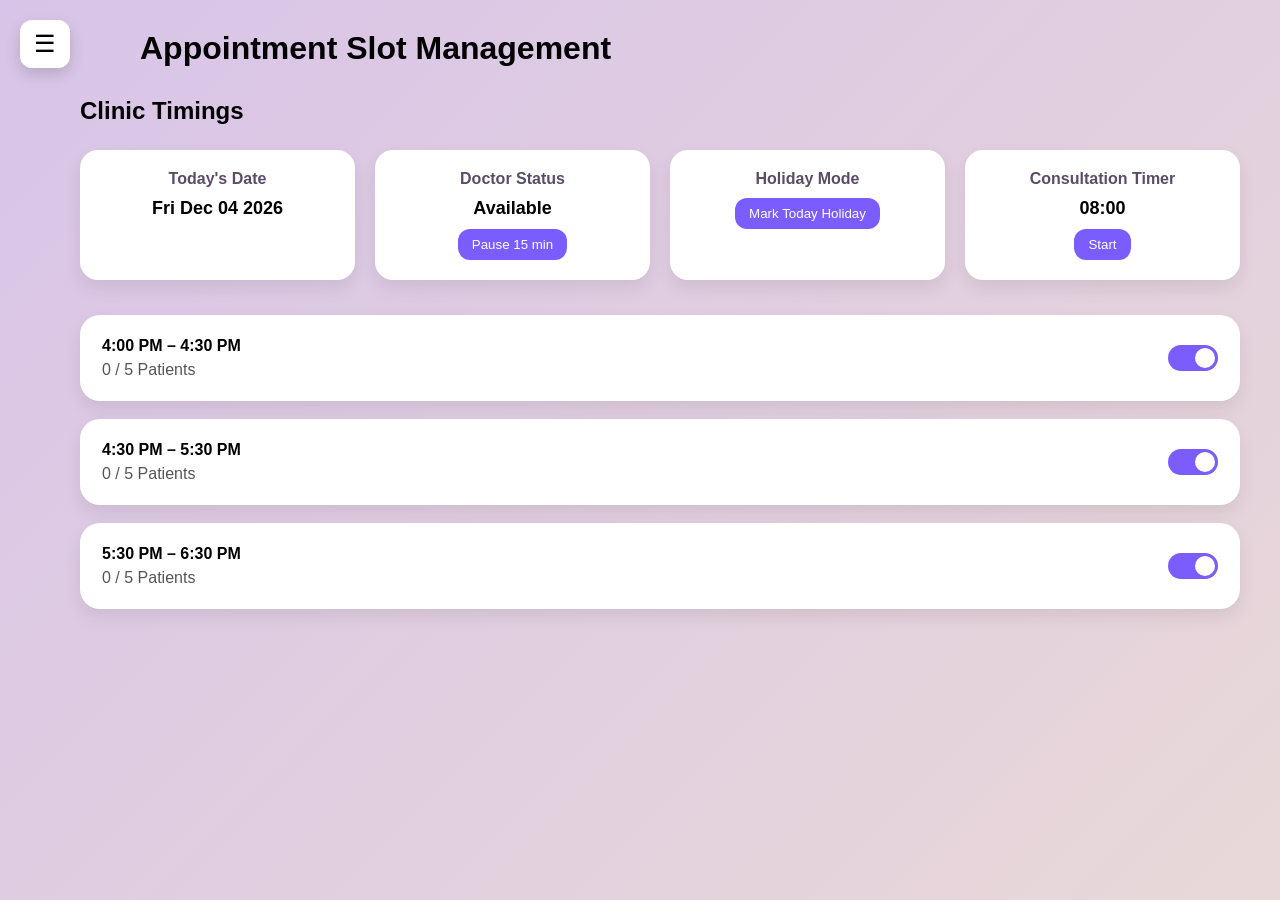
<file: appointments.html>
<!DOCTYPE html>
<html lang="en">
<head>
    <meta charset="UTF-8">
    <title>Manage Appointments</title>
    <link rel="stylesheet" href="css/style.css">
</head>

<body>

<div class="container">

    <!-- HAMBURGER -->
    <div class="hamburger" id="hamburger">☰</div>

    <!-- SIDEBAR -->
    <aside class="sidebar" id="sidebar">

        <h2 class="logo">MediSlot</h2>

        <ul class="menu">
            <li><a href="index.html">Dashboard</a></li>
            <li class="active"><a href="appointments.html">Appointments</a></li>
            <li><a href="#">Patients</a></li>
            <li><a href="#">Prescriptions</a></li>
            <li><a href="#">Locations</a></li>
            <li><a href="#">Settings</a></li>
        </ul>

    </aside>

    <!-- MAIN -->
    <main class="main">

        <header class="topbar">
            <h1>Appointment Slot Management</h1>
        </header>

        <section class="appointments-page">

            <h2>Clinic Timings</h2>

            <!-- CONTROL PANEL -->
            <div class="control-panel">

                <div class="widget">
                    <h3>Today's Date</h3>
                    <p id="todayDate"></p>
                </div>

                <div class="widget">
                    <h3>Doctor Status</h3>
                    <p id="doctorStatus">Available</p>
                    <button id="pauseClinic">Pause 15 min</button>
                </div>

                <div class="widget">
                    <h3>Holiday Mode</h3>
                    <button id="holidayBtn">Mark Today Holiday</button>
                </div>

                <div class="widget">
                    <h3>Consultation Timer</h3>
                    <p id="timer">08:00</p>
                    <button id="startTimer">Start</button>
                </div>

            </div>

            <!-- SLOT AREA -->
            <div id="slotsArea">

                <!-- SLOT 1 -->
                <div class="slot" data-max="5" data-booked="0">
                    <div>
                        <b>4:00 PM – 4:30 PM</b><br>
                        <span class="capacity">0 / 5 Patients</span><br>
                        <span class="fullTag"></span>
                    </div>

                    <label class="switch">
                        <input type="checkbox" class="slotToggle" checked>
                        <span class="slider"></span>
                    </label>
                </div>

                <!-- SLOT 2 -->
                <div class="slot" data-max="5" data-booked="0">
                    <div>
                        <b>4:30 PM – 5:30 PM</b><br>
                        <span class="capacity">0 / 5 Patients</span><br>
                        <span class="fullTag"></span>
                    </div>

                    <label class="switch">
                        <input type="checkbox" class="slotToggle" checked>
                        <span class="slider"></span>
                    </label>
                </div>

                <!-- SLOT 3 -->
                <div class="slot" data-max="5" data-booked="0">
                    <div>
                        <b>5:30 PM – 6:30 PM</b><br>
                        <span class="capacity">0 / 5 Patients</span><br>
                        <span class="fullTag"></span>
                    </div>

                    <label class="switch">
                        <input type="checkbox" class="slotToggle" checked>
                        <span class="slider"></span>
                    </label>
                </div>

            </div>

        </section>

    </main>

</div>

<!-- Scripts -->
<script src="js/slots.js"></script>
<script src="js/app.js"></script>

</body>
</html>
</file>
<file: css/style.css>
*{
    margin:0;
    padding:0;
    box-sizing:border-box;
    font-family: "Segoe UI", sans-serif;
}

body{
    background: linear-gradient(135deg,#d8c4e8,#e9d8d8);
}

/* Layout */
.container{
    height:100vh;
}



.logo{
    color:#6a4b8a;
    margin-top:55px;   /* creates space under hamburger */
    margin-bottom:40px;
    font-size:22px;
    font-weight:600;
}

.menu{
    list-style:none;
}


/* Main Area */
.main{
    flex:1;
    padding:25px;
}

/* Top bar */
.topbar{
    display:flex;
    justify-content:space-between;
    align-items:center;
    margin-bottom:30px;
}

.topbar h1{
    margin-left:60px;
}

.search{
    padding:10px;
    border-radius:20px;
    border:none;
    width:250px;
}

.profile img{
    width:45px;
    height:45px;
    border-radius:50%;
}

/* Cards grid */
.content{
    display:grid;
    grid-template-columns:repeat(2,1fr);
    gap:20px;
}

.card{
    background:white;
    padding:25px;
    border-radius:20px;
    box-shadow:0 8px 20px rgba(0,0,0,0.08);
}

.card h3{
    color:#5a4c66;
    margin-bottom:10px;
}

/* DASHBOARD LAYOUT */
.dashboard{
    display:flex;
    gap:25px;
}

.left-panel{
    flex:2;
    display:flex;
    flex-direction:column;
    gap:20px;
}

.right-panel{
    flex:1;
    display:flex;
    flex-direction:column;
    gap:20px;
}

/* REQUEST CARDS (generated by JS) */
.request{
    display:flex;
    justify-content:space-between;
    align-items:center;
    background:#f4f4f4;
    padding:15px;
    border-radius:14px;
    margin-top:12px;
    transition:0.2s;
}

.request:hover{
    transform:scale(1.02);
}

/* BUTTONS */
.actions button{
    padding:8px 14px;
    border:none;
    border-radius:10px;
    cursor:pointer;
    font-weight:600;
}

.approve{
    background:#bfe7c9;
}

.approve:hover{
    background:#9fdab0;
}

.reject{
    background:#f3bcbc;
}

.reject:hover{
    background:#e89a9a;
}

/* TABLE */
.patient-table{
    width:100%;
    border-collapse:collapse;
    margin-top:15px;
}

.patient-table th{
    text-align:left;
    padding:12px;
    color:#555;
}

.patient-table td{
    padding:12px;
    border-bottom:1px solid #e2e2e2;
}

/* RIGHT SIDE STATS */
.stat{
    background:white;
    padding:22px;
    border-radius:20px;
    box-shadow:0 8px 18px rgba(0,0,0,0.08);
    text-align:center;
}

.big{
    font-size:26px;
    font-weight:bold;
    margin-top:8px;
}

.pin{
    width:38px;
    margin:10px 0;
}

/* Approval animation */
.request.approved{
    background:#c9f2d5;
    border:2px solid #4CAF50;
    animation:fadeOut 0.7s forwards;
}

/* Rejection animation */
.request.rejected{
    background:#ffd2d2;
    border:2px solid #e53935;
    animation:fadeOut 0.7s forwards;
}

/* fade animation */
@keyframes fadeOut{
    0%{
        opacity:1;
        transform:scale(1);
    }
    70%{
        opacity:1;
        transform:scale(1.03);
    }
    100%{
        opacity:0;
        transform:scale(0.95);
    }
}

.slot-container{
    margin-top:30px;
    display:flex;
    flex-direction:column;
    gap:20px;
}

.slot{
    background:white;
    padding:20px;
    border-radius:18px;
    display:flex;
    justify-content:space-between;
    align-items:center;
    box-shadow:0 8px 18px rgba(0,0,0,0.08);
}

/* toggle switch */
.switch{
    position:relative;
    width:50px;
    height:26px;
}

.switch input{
    display:none;
}

.slider{
    position:absolute;
    cursor:pointer;
    top:0;
    left:0;
    right:0;
    bottom:0;
    background:#ccc;
    border-radius:34px;
    transition:.3s;
}

.slider:before{
    position:absolute;
    content:"";
    height:20px;
    width:20px;
    left:3px;
    bottom:3px;
    background:white;
    border-radius:50%;
    transition:.3s;
}

.switch input:checked + .slider{
    background:#7b5cff;
}

.switch input:checked + .slider:before{
    transform:translateX(24px);
}

/* ===== HAMBURGER BUTTON ===== */
.hamburger{
    position:fixed;
    top:20px;
    left:20px;
    font-size:24px;
    cursor:pointer;
    background:white;
    padding:10px 14px;
    border-radius:12px;
    box-shadow:0 6px 15px rgba(0,0,0,0.15);
    z-index:2000;
}

/* ===== SLIDING SIDEBAR ===== */
.sidebar{
    position:fixed;
    top:0;
    left:0;
    width:240px;
    height:100%;
    background:#efe8f7;
    padding:25px 18px;
    transform:translateX(-260px);
    transition:transform 0.35s ease;
    z-index:1500;
}

/* open state */
.sidebar.open{
    transform:translateX(0);
}

/* shift content */
.main{
    margin-left:0;
    padding:30px 40px 40px 80px;
    transition:margin-left 0.35s ease;
}

.main.shift{
    margin-left:240px;
}

/* remove ugly links */
a{
    text-decoration:none;
    color:#333;
}

/* menu styling */
.menu{
    list-style:none;
    margin-top:30px;
}

.menu li{
    margin-bottom:12px;
}

.menu li a{
    display:block;
    padding:12px 16px;
    border-radius:14px;
    font-weight:500;
}

/* hover */
.menu li a:hover{
    background:#ded1f1;
}

/* active page */
.menu li.active a{
    background:#d2c2ec;
    font-weight:600;
}

/* APPOINTMENT PAGE LAYOUT */
.appointments-page{
    margin-top:20px;
}

/* CONTROL PANEL GRID */
.control-panel{
    display:grid;
    grid-template-columns: repeat(4, 1fr);
    gap:20px;
    margin:25px 0 35px 0;
}

/* WIDGET CARDS */
.widget{
    background:white;
    padding:20px;
    border-radius:18px;
    box-shadow:0 8px 18px rgba(0,0,0,0.08);
    text-align:center;
}

.widget h3{
    font-size:16px;
    color:#5a4c66;
    margin-bottom:10px;
}

.widget p{
    font-size:18px;
    font-weight:600;
    margin-bottom:10px;
}

/* BUTTON STYLE */
.widget button{
    background:#7b5cff;
    color:white;
    border:none;
    padding:8px 14px;
    border-radius:12px;
    cursor:pointer;
    font-weight:500;
}

.widget button:hover{
    background:#6849f5;
}

/* SLOT AREA */
#slotsArea{
    display:flex;
    flex-direction:column;
    gap:18px;
}

/* SLOT CARD */
.slot{
    background:white;
    padding:22px;
    border-radius:20px;
    display:flex;
    justify-content:space-between;
    align-items:center;
    box-shadow:0 8px 18px rgba(0,0,0,0.08);
    transition:0.2s;
}

.slot:hover{
    transform:scale(1.01);
}

.capacity{
    color:#555;
    font-weight:500;
    margin-top:6px;
    display:inline-block;
}

.fullTag{
    color:red;
    font-weight:bold;
}
</file>
